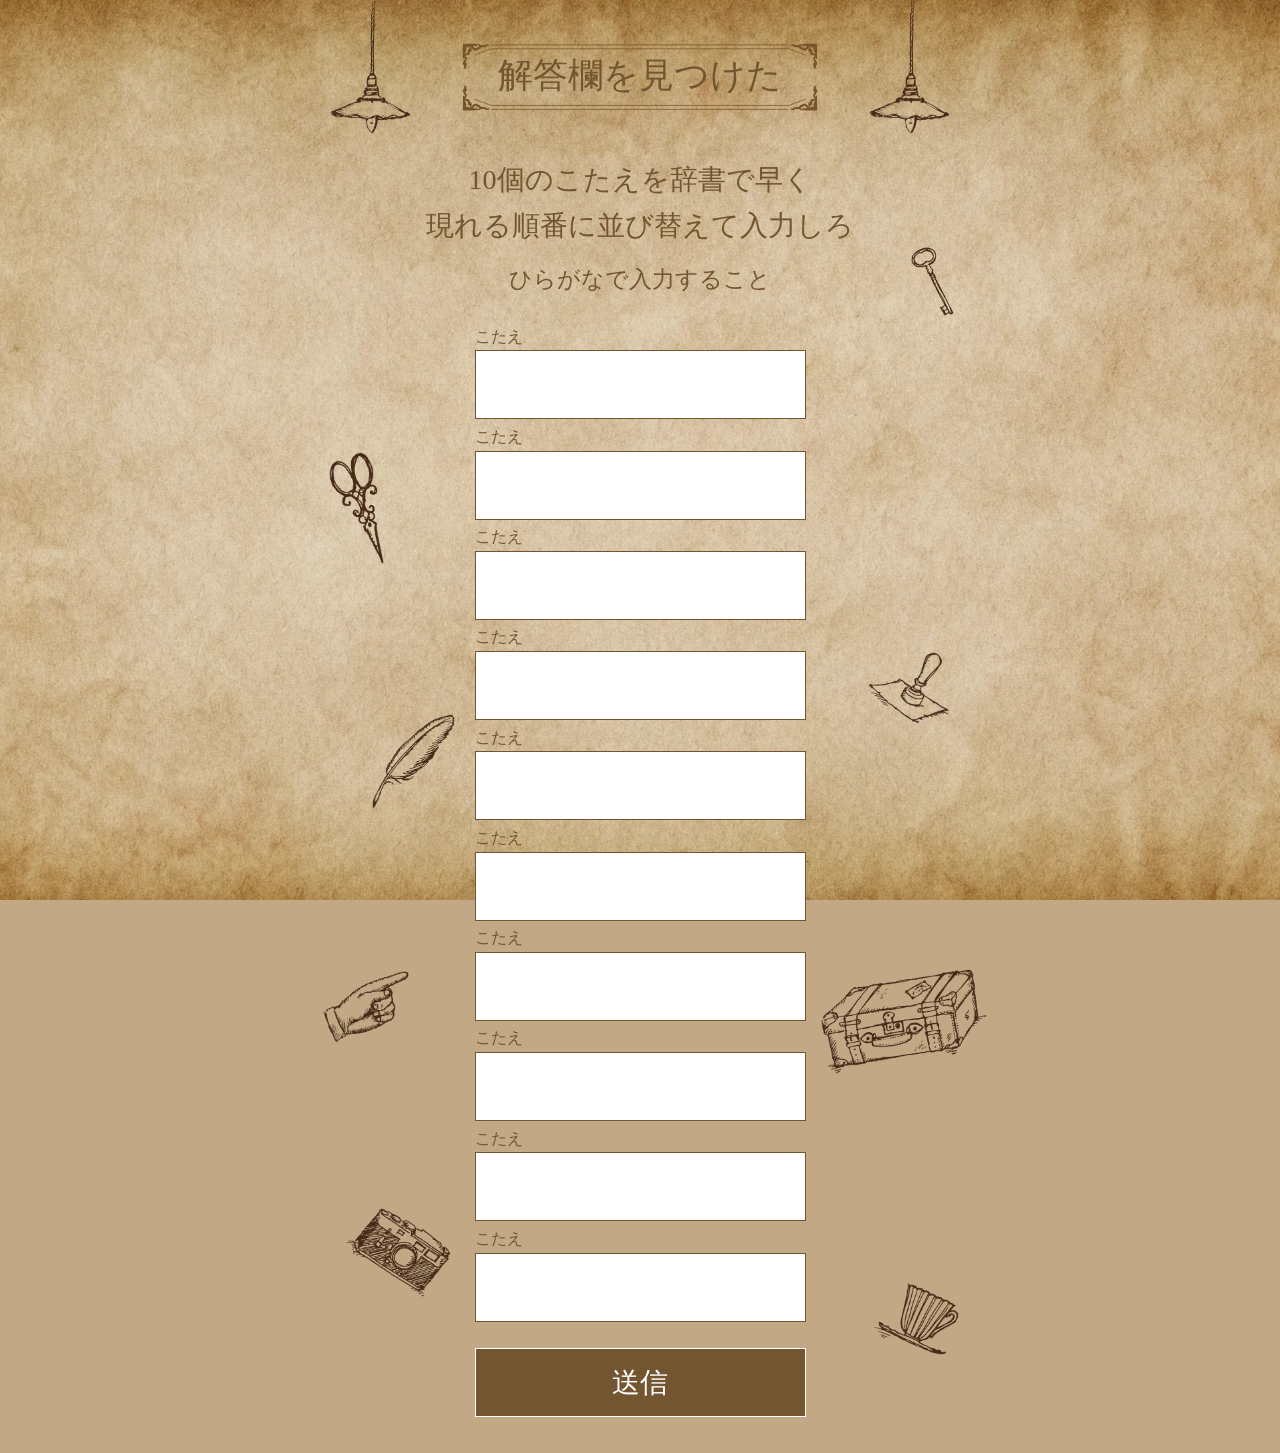
<file: index.html>
<!doctype html>
<html lang="ja">
<head>
<meta charset="utf-8">
<meta name="viewport" content="width=device-width, initial-scale=1.0">
<meta name="robots" content="noindex, nofollow">
<title>解答欄を見つけた | Riddle Timez</title>
<link rel="stylesheet" href="assets/css/lock.css">
<style>body{margin:0;padding:0}</style>  <!-- theme reset, mirrors production -->
</head>
<body class="wp-singular page-template page-template-page-lp page-template-page-lp-php page wp-embed-responsive wp-theme-gensen_tcd050 wp-child-theme-riddletimez page-lock" style="background-color: #FFF;">
<div class="post_blanche">

<div class="lock" id="lock">
  <div class="lock-bg" aria-hidden="true"></div>
  <div class="lock-sheet">
    <div class="lock-deco" aria-hidden="true">
      <img class="lock-deco-item is-lamp-left"  src="assets/img/deco/lamp-left.webp"  alt="" width="244" height="402">
      <img class="lock-deco-item is-lamp-right" src="assets/img/deco/lamp-right.webp" alt="" width="244" height="402">
      <img class="lock-deco-item is-key"        src="assets/img/deco/key.webp"        alt="" width="130" height="208">
      <img class="lock-deco-item is-scissors"   src="assets/img/deco/scissors.webp"   alt="" width="164" height="337">
      <img class="lock-deco-item is-seal"       src="assets/img/deco/seal.webp"       alt="" width="243" height="216">
      <img class="lock-deco-item is-quill"      src="assets/img/deco/quill.webp"      alt="" width="250" height="285">
      <img class="lock-deco-item is-suitcase"   src="assets/img/deco/suitcase.webp"   alt="" width="500" height="314">
      <img class="lock-deco-item is-hand"       src="assets/img/deco/hand.webp"       alt="" width="258" height="217">
      <img class="lock-deco-item is-camera"     src="assets/img/deco/camera.webp"     alt="" width="316" height="268">
      <img class="lock-deco-item is-teacup"     src="assets/img/deco/teacup.webp"     alt="" width="256" height="215">
    </div>

    <div class="lock-titlebar lock-reveal">
      <img class="lock-frame" src="assets/img/frame.svg" alt="" width="301" height="57">
      <h1 class="lock-title">解答欄を見つけた</h1>
    </div>

    <p class="lock-lead lock-reveal">10個のこたえを辞書で早く<br>現れる順番に並び替えて入力しろ</p>
    <p class="lock-sub lock-reveal">ひらがなで入力すること</p>

    <form class="lock-form lock-reveal" id="lock-form" novalidate>
      <ol class="lock-fields">
        <li class="lock-field">
          <label class="lock-label" for="a1">こたえ</label>
          <input class="lock-input" id="a1" name="a1" type="text" autocomplete="off"
                 autocapitalize="off" autocorrect="off" spellcheck="false" maxlength="16" enterkeyhint="next">
        </li>
        <li class="lock-field">
          <label class="lock-label" for="a2">こたえ</label>
          <input class="lock-input" id="a2" name="a2" type="text" autocomplete="off"
                 autocapitalize="off" autocorrect="off" spellcheck="false" maxlength="16" enterkeyhint="next">
        </li>
        <li class="lock-field">
          <label class="lock-label" for="a3">こたえ</label>
          <input class="lock-input" id="a3" name="a3" type="text" autocomplete="off"
                 autocapitalize="off" autocorrect="off" spellcheck="false" maxlength="16" enterkeyhint="next">
        </li>
        <li class="lock-field">
          <label class="lock-label" for="a4">こたえ</label>
          <input class="lock-input" id="a4" name="a4" type="text" autocomplete="off"
                 autocapitalize="off" autocorrect="off" spellcheck="false" maxlength="16" enterkeyhint="next">
        </li>
        <li class="lock-field">
          <label class="lock-label" for="a5">こたえ</label>
          <input class="lock-input" id="a5" name="a5" type="text" autocomplete="off"
                 autocapitalize="off" autocorrect="off" spellcheck="false" maxlength="16" enterkeyhint="next">
        </li>
        <li class="lock-field">
          <label class="lock-label" for="a6">こたえ</label>
          <input class="lock-input" id="a6" name="a6" type="text" autocomplete="off"
                 autocapitalize="off" autocorrect="off" spellcheck="false" maxlength="16" enterkeyhint="next">
        </li>
        <li class="lock-field">
          <label class="lock-label" for="a7">こたえ</label>
          <input class="lock-input" id="a7" name="a7" type="text" autocomplete="off"
                 autocapitalize="off" autocorrect="off" spellcheck="false" maxlength="16" enterkeyhint="next">
        </li>
        <li class="lock-field">
          <label class="lock-label" for="a8">こたえ</label>
          <input class="lock-input" id="a8" name="a8" type="text" autocomplete="off"
                 autocapitalize="off" autocorrect="off" spellcheck="false" maxlength="16" enterkeyhint="next">
        </li>
        <li class="lock-field">
          <label class="lock-label" for="a9">こたえ</label>
          <input class="lock-input" id="a9" name="a9" type="text" autocomplete="off"
                 autocapitalize="off" autocorrect="off" spellcheck="false" maxlength="16" enterkeyhint="next">
        </li>
        <li class="lock-field">
          <label class="lock-label" for="a10">こたえ</label>
          <input class="lock-input" id="a10" name="a10" type="text" autocomplete="off"
                 autocapitalize="off" autocorrect="off" spellcheck="false" maxlength="16" enterkeyhint="done">
        </li>
      </ol>
      <button class="lock-submit" type="submit">送信</button>
    </form>
  </div>

  <div class="lock-modal" id="lock-modal" role="dialog" aria-modal="true" aria-labelledby="lock-modal-title" hidden>
    <div class="lock-modal-backdrop" data-close></div>
    <div class="lock-modal-panel">
      <div class="lock-titlebar">
        <img class="lock-frame" src="assets/img/frame.svg" alt="" width="301" height="57">
        <p class="lock-title" id="lock-modal-title">Incorrect！</p>
      </div>
      <p class="lock-modal-line">正しくこたえを入力できていないようです。</p>
      <p class="lock-modal-line">10個のこたえが間違いないか？</p>
      <p class="lock-modal-line">入力の順番に間違いがないか？</p>
      <p class="lock-modal-line">もう一度考えて入力してください！</p>
      <button class="lock-submit lock-modal-close" type="button" data-close>閉じる</button>
    </div>
  </div>
</div>

</div>
<script src="assets/js/lock.js"></script>
</body>
</html>
</file>
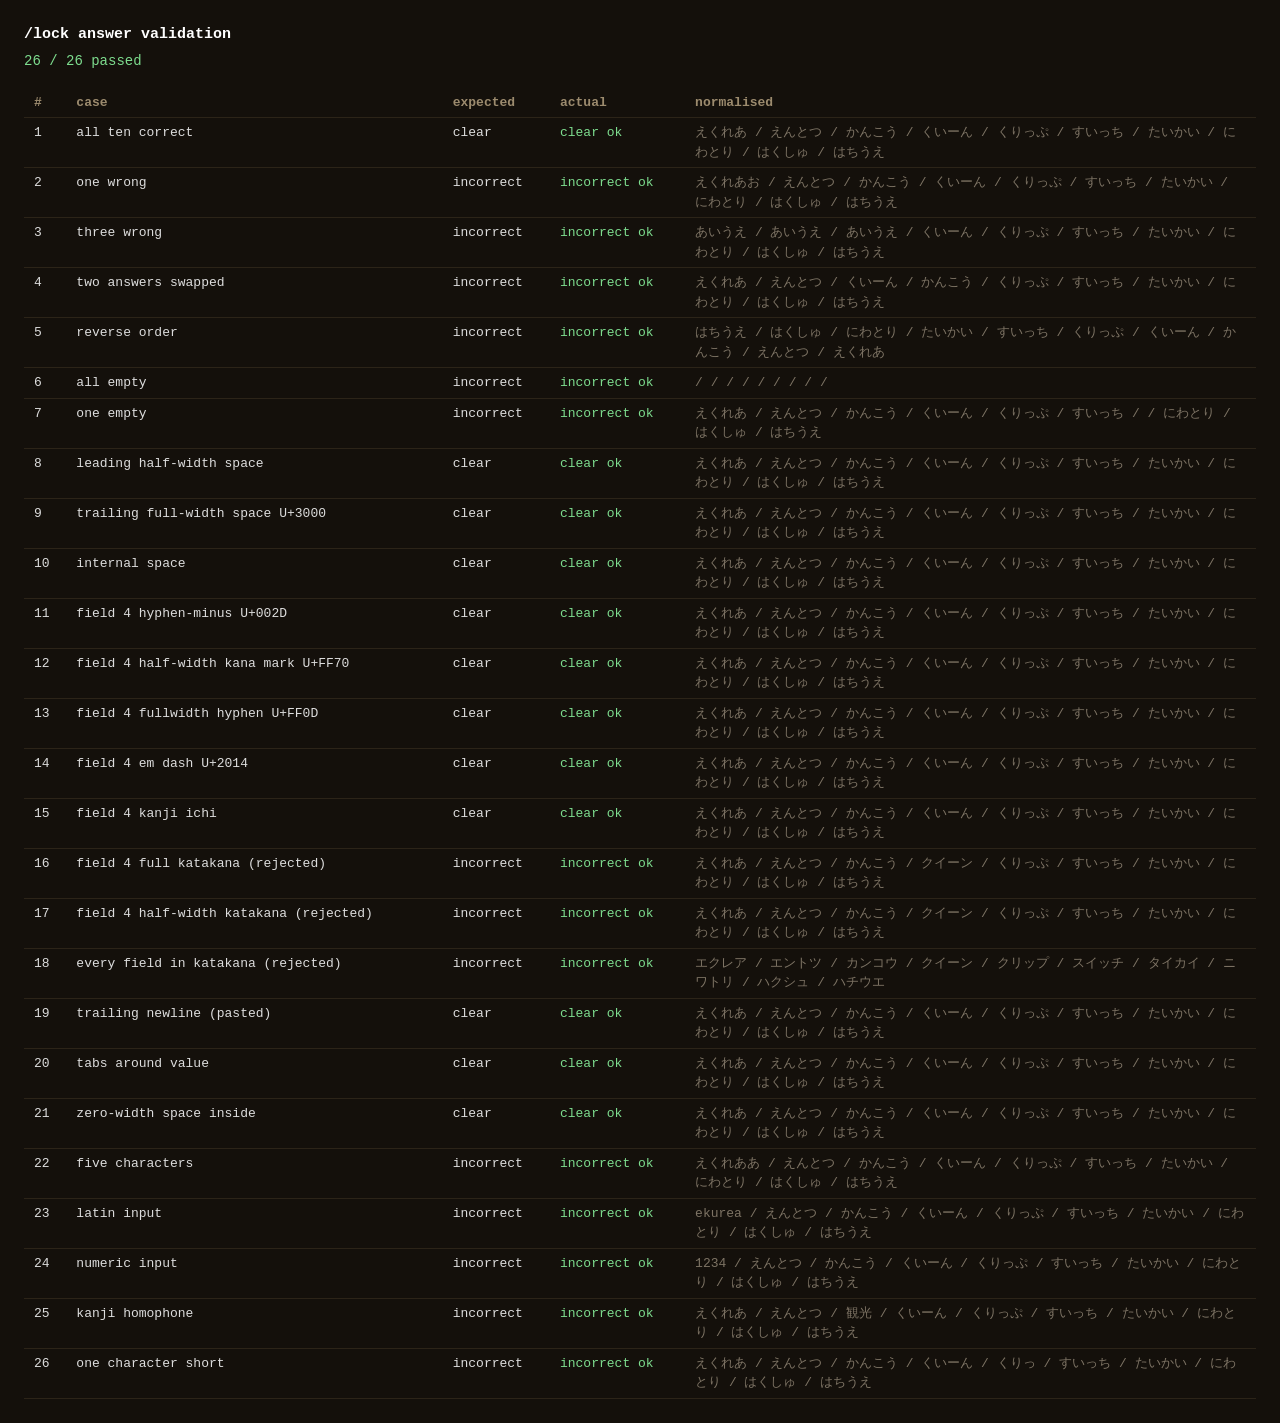
<file: test/index.html>
<!doctype html>
<html lang="en">
<head>
<meta charset="utf-8">
<meta name="viewport" content="width=device-width, initial-scale=1.0">
<title>lock validation tests</title>
<style>
  body { margin: 0; padding: 24px; background: #14100b; color: #ddd; font: 13px/1.5 ui-monospace, Menlo, Consolas, monospace; }
  h1 { margin: 0 0 4px; font-size: 15px; color: #fff; }
  #summary { margin-bottom: 16px; font-size: 14px; }
  table { border-collapse: collapse; width: 100%; }
  th, td { padding: 5px 10px; text-align: left; border-bottom: 1px solid #2c2418; vertical-align: top; }
  th { color: #9c8b6e; }
  .pass { color: #7ddc8e; }
  .fail { color: #ff6b6b; font-weight: 700; }
  .muted { color: #7d7364; }
  td.detail { max-width: 460px; word-break: break-all; }
</style>
</head>
<body>
<h1>/lock answer validation</h1>
<div id="summary" class="muted">running…</div>
<table><thead><tr><th>#</th><th>case</th><th>expected</th><th>actual</th><th>normalised</th></tr></thead>
<tbody id="rows"></tbody></table>

<script src="../assets/js/lock.js"></script>
<script>
(function () {
  var OK = ["えくれあ", "えんとつ", "かんこう", "くいーん", "くりっぷ", "すいっち", "たいかい", "にわとり", "はくしゅ", "はちうえ"];

  function withField(index, value) {
    var copy = OK.slice();
    copy[index] = value;
    return copy;
  }

  var swapped = OK.slice();
  swapped[2] = OK[3];
  swapped[3] = OK[2];

  var CASES = [
    ["all ten correct", OK, true],
    ["one wrong", withField(0, "えくれあお"), false],
    ["three wrong", OK.map(function (v, i) { return i < 3 ? "あいうえ" : v; }), false],
    ["two answers swapped", swapped, false],
    ["reverse order", OK.slice().reverse(), false],
    ["all empty", OK.map(function () { return ""; }), false],
    ["one empty", withField(6, ""), false],
    ["leading half-width space", withField(0, " えくれあ"), true],
    ["trailing full-width space U+3000", withField(1, "えんとつ　"), true],
    ["internal space", withField(3, "く いーん"), true],
    ["field 4 hyphen-minus U+002D", withField(3, "くい-ん"), true],
    ["field 4 half-width kana mark U+FF70", withField(3, "くいｰん"), true],
    ["field 4 fullwidth hyphen U+FF0D", withField(3, "くい－ん"), true],
    ["field 4 em dash U+2014", withField(3, "くい—ん"), true],
    ["field 4 kanji ichi", withField(3, "くい一ん"), true],
    ["field 4 full katakana (rejected)", withField(3, "クイーン"), false],
    ["field 4 half-width katakana (rejected)", withField(3, "ｸｲｰﾝ"), false],
    ["every field in katakana (rejected)", OK.map(function (a) {
      return a.replace(/[ぁ-ゖ]/g, function (c) { return String.fromCharCode(c.charCodeAt(0) + 0x60); });
    }), false],
    ["trailing newline (pasted)", withField(9, "はちうえ\n"), true],
    ["tabs around value", withField(5, "\tすいっち\t"), true],
    ["zero-width space inside", withField(8, "はく​しゅ"), true],
    ["five characters", withField(0, "えくれああ"), false],
    ["latin input", withField(0, "ekurea"), false],
    ["numeric input", withField(0, "1234"), false],
    ["kanji homophone", withField(2, "観光"), false],
    ["one character short", withField(4, "くりっ"), false]
  ];

  var rows = document.getElementById("rows");
  var passed = 0;

  function render(i, name, expected, actual, detail) {
    var ok = expected === actual;
    if (ok) passed++;
    var tr = document.createElement("tr");
    tr.innerHTML =
      "<td>" + (i + 1) + "</td><td>" + name + "</td>" +
      "<td>" + (expected ? "clear" : "incorrect") + "</td>" +
      '<td class="' + (ok ? "pass" : "fail") + '">' + (actual ? "clear" : "incorrect") + (ok ? " ok" : " FAILED") + "</td>" +
      '<td class="detail muted">' + detail + "</td>";
    rows.appendChild(tr);
  }

  var chain = Promise.resolve();
  CASES.forEach(function (c, i) {
    chain = chain.then(function () {
      var normalized = c[1].map(window.LOCK.normalize);
      return window.LOCK.check(normalized).then(function (actual) {
        render(i, c[0], c[2], actual, normalized.join(" / "));
      });
    });
  });

  chain.then(function () {
    var el = document.getElementById("summary");
    el.textContent = passed + " / " + CASES.length + " passed";
    el.className = passed === CASES.length ? "pass" : "fail";
    window.__testResult = { passed: passed, total: CASES.length };
  });
})();
</script>
</body>
</html>
</file>
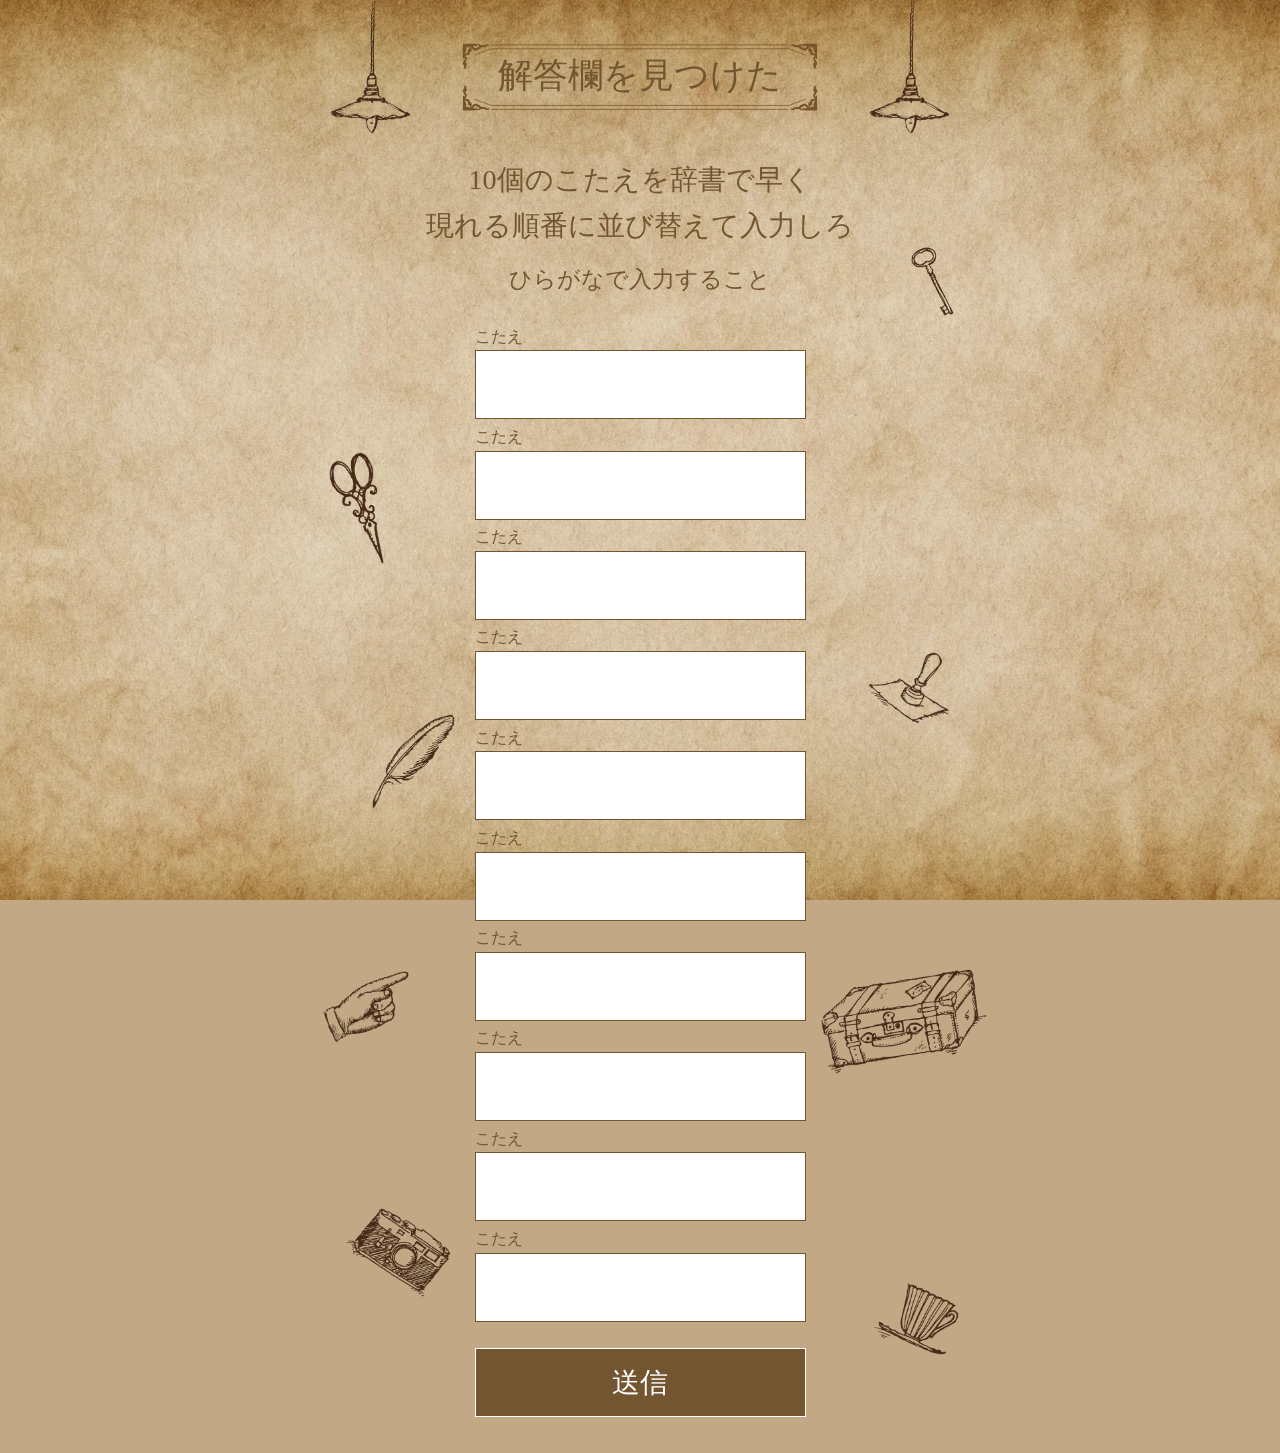
<file: clear.html>
<!doctype html>
<html lang="ja">
<head>
<meta charset="utf-8">
<meta name="viewport" content="width=device-width, initial-scale=1.0">
<meta name="robots" content="noindex, nofollow">
<title>Conglaturation | Riddle Timez</title>
<link rel="stylesheet" href="assets/css/lock.css">
<style>body{margin:0;padding:0}</style>  <!-- theme reset, mirrors production -->
<script>
  // Reached only by solving the puzzle. Server-side this becomes a signed check.
  try {
    if (!sessionStorage.getItem("rt-lock-pass")) location.replace("index.html");
  } catch (e) {}
</script>
</head>
<body class="wp-singular page-template page-template-page-lp page-template-page-lp-php page wp-embed-responsive wp-theme-gensen_tcd050 wp-child-theme-riddletimez page-lock-clear" style="background-color: #FFF;">
<div class="post_blanche">

<div class="lock lock-clear">
  <div class="lock-bg" aria-hidden="true"></div>
  <div class="lock-sheet">
    <div class="lock-titlebar lock-reveal">
      <img class="lock-frame" src="assets/img/frame.svg" alt="" width="301" height="57">
      <h1 class="lock-title">Conglaturation</h1>
    </div>

    <div class="lock-clear-image lock-reveal">
      <p class="lock-clear-placeholder">クリア画像<br>（現在制作中）</p>
    </div>

    <div class="lock-clear-body lock-reveal">
      <p class="lock-clear-line">まだ7つのクリア画像に辿り着けていない方は<br>引き続き解答欄を探しましょう。</p>
      <p class="lock-clear-mark" aria-hidden="true"></p>
      <p class="lock-clear-line">7つのクリア画像に辿り着いた方は<br>まだ開けていない『謎のカード』を開けてください！</p>
    </div>
  </div>
</div>

</div>
<script src="assets/js/lock.js"></script>
</body>
</html>
</file>
<file: assets/css/lock.css>
.lock {
  --ink: #735631;
  --frame: #77552A;
  --col-width: min(76%, 331px);
  --col-height: max(44px, min(15.88cqw, 69px));

  position: relative;
  min-height: 100vh;
  padding: 0;
  scroll-behavior: smooth;
  background: #c2a884;
  font-family: 游明朝, "Yu Mincho", YuMincho, "Hiragino Mincho ProN", "Hiragino Mincho Pro", HGS明朝E, serif;
  color: var(--ink);
  text-align: center;
  letter-spacing: 0;
  font-feature-settings: "palt" 1;
  -webkit-text-size-adjust: 100%;
}

.lock *,
.lock *::before,
.lock *::after {
  box-sizing: border-box;
}

/* Pinned so the paper stays put and only the content scrolls. A fixed layer rather
   than background-attachment, which iOS Safari ignores. */
.lock-bg {
  position: fixed;
  inset: 0;
  z-index: 0;
  background: #c2a884 url(../img/bg-landscape-1920.webp) center / cover no-repeat;
  pointer-events: none;
}

/* The sheet is its own query container, so its own padding cannot use cqw.
   Page margins live on the first and last children instead. */
.lock-sheet {
  container-type: inline-size;
  position: relative;
  z-index: 1;
  width: min(100%, 720px);
  margin: 0 auto;
}

.lock-sheet > .lock-titlebar {
  margin-top: 5.92cqw;
}

.lock-sheet > *:not(.lock-deco) {
  position: relative;
  z-index: 1;
}

.lock-titlebar {
  position: relative;
  width: 50.397%;
  margin: 0 auto;
  aspect-ratio: 299.97 / 56.27;
}

.lock-frame {
  display: block;
  width: 100%;
  height: 100%;
}

.lock-title {
  position: absolute;
  inset: 0;
  display: flex;
  align-items: center;
  justify-content: center;
  margin: 0;
  padding-bottom: 0.06em;
  font-size: 4.86cqw;
  font-weight: 400;
  line-height: 1;
  white-space: nowrap;
}

.lock-lead {
  margin: 6.46cqw 0 0;
  font-size: 3.91cqw;
  line-height: 1.634;
}

.lock-sub {
  margin: 1.81cqw 0 0;
  font-size: 3.21cqw;
  line-height: 1.55;
}

.lock-form {
  margin: 4.12cqw 0 5cqw;
}

.lock-fields {
  display: flex;
  flex-direction: column;
  gap: 1.18cqw;
  margin: 0;
  padding: 0;
  list-style: none;
}

.lock-field {
  width: var(--col-width);
  margin-inline: auto;
  text-align: start;
}

.lock-label {
  display: block;
  margin-bottom: 0.25em;
  font-size: max(12px, 2.18cqw);
  line-height: 1.2;
}

.lock-input {
  display: block;
  width: 100%;
  height: var(--col-height);
  padding: 0 0.6em;
  border: 1px solid var(--ink);
  border-radius: 0;
  background: #fff;
  color: var(--ink);
  font: inherit;
  font-size: max(16px, 3.21cqw);
  line-height: 1;
  text-align: center;
  letter-spacing: 0.1em;
  transition: box-shadow 0.25s ease, border-color 0.25s ease;
  -webkit-appearance: none;
  appearance: none;
}

.lock-input:focus {
  outline: none;
  border-color: var(--frame);
  box-shadow: 0 0 0 2px rgba(119, 85, 42, 0.35);
}

.lock-input.is-flagged {
  animation: lock-shake 0.4s ease;
}

.lock-submit {
  display: block;
  width: var(--col-width);
  height: var(--col-height);
  margin: 3.7cqw auto 0;
  border: 1px solid #fff;
  border-radius: 0;
  background: var(--ink);
  color: #fff;
  font: inherit;
  font-size: 3.91cqw;
  line-height: 1;
  cursor: pointer;
  transition: transform 0.3s ease, opacity 0.3s ease;
}

.lock-submit:disabled {
  opacity: 0.55;
  cursor: default;
}

@media (hover: hover) {
  .lock-submit:not(:disabled):hover {
    transform: scale(1.05);
  }
}

.lock-submit:focus-visible {
  outline: 2px solid var(--frame);
  outline-offset: 3px;
}

.lock-deco {
  position: absolute;
  inset: 0;
  z-index: 0;
  overflow: hidden;
  pointer-events: none;
}

.lock-deco-item {
  position: absolute;
  height: auto;
}

.is-lamp-left   { top: 0;      left: 6.938%;  width: 11.27%; }
.is-lamp-right  { top: 0;      right: 6.917%; width: 11.27%; }
.is-key         { top: 16.97%; right: 6.331%; width: 5.98%; }
.is-scissors    { top: 31.08%; left: 6.871%;  width: 7.58%; }
.is-seal        { top: 44.87%; right: 7.052%; width: 11.24%; }
.is-quill       { top: 49.12%; left: 12.8%;   width: 11.56%; }
.is-suitcase    { top: 66.68%; right: 1.8%;   width: 23.11%; }
.is-hand        { top: 66.79%; left: 5.931%;  width: 11.94%; }
.is-camera      { top: 83.09%; left: 9.2%;    width: 14.58%; }
.is-teacup      { top: 88.29%; right: 5.741%; width: 11.81%; }

/* Clear screen */

.lock-clear-image {
  display: flex;
  align-items: center;
  justify-content: center;
  width: 63.265%;
  margin: 12.56cqw auto 0;
  aspect-ratio: 1;
  overflow: hidden;
  background: #fff;
}

.lock-clear-image img {
  width: 100%;
  height: 100%;
  object-fit: contain;
}

.lock-clear-placeholder {
  margin: 0;
  font-size: 5.6cqw;
  line-height: 1.55;
}

.lock-clear-body {
  margin: 8.48cqw 0 11.56cqw;
}

.lock-clear-line {
  margin: 0;
  font-size: 3.73cqw;
  line-height: 1.634;
}

.lock-clear-mark {
  width: 0;
  height: 0;
  margin: 2.7cqw auto 0.6cqw;
  border-left: 1.8cqw solid transparent;
  border-right: 1.8cqw solid transparent;
  border-top: 2.2cqw solid var(--ink);
}

/* Incorrect dialog */

.lock-modal {
  position: fixed;
  inset: 0;
  z-index: 10;
  display: flex;
  align-items: center;
  justify-content: center;
  padding: 16px;
}

.lock-modal[hidden] {
  display: none;
}

.lock-modal-backdrop {
  position: absolute;
  inset: 0;
  background: rgba(28, 18, 8, 0.62);
  animation: lock-fade 0.3s ease;
}

.lock-modal-panel {
  container-type: inline-size;
  position: relative;
  width: min(92vw, 560px);
  max-height: 92vh;
  overflow-y: auto;
  background: #c2a884 url(../img/bg-portrait-1000.webp) center / 100% 100% no-repeat;
  box-shadow: 0 10px 40px rgba(0, 0, 0, 0.45);
  animation: lock-pop 0.35s cubic-bezier(0.2, 0.9, 0.3, 1);
}

.lock-modal-panel .lock-titlebar {
  width: 82%;
  margin-top: 7cqw;
}

.lock-modal-panel .lock-title {
  font-size: 7.35cqw;
}

.lock-modal-line {
  width: 89%;
  margin: 5.5cqw auto 0;
  font-size: 4.23cqw;
  line-height: 1.6;
}

.lock-modal-line:first-of-type {
  margin-top: 7.5cqw;
}

.lock-modal-close {
  width: 58%;
  height: max(46px, 9cqw);
  margin: 8.5cqw auto 7.5cqw;
  font-size: 4.5cqw;
}

/* Reveal on scroll into view, matching the site's su_animate timing:
   fadeInDown on titles, fadeInUp on content, 2s ease, 0.1s delay. */

.lock-motion .lock-reveal {
  opacity: 0;
}

.lock-motion .lock-reveal.is-in {
  animation: lock-fade-up 2s ease 0.1s both;
}

.lock-motion .lock-titlebar.is-in {
  animation-name: lock-fade-down;
}

@keyframes lock-fade-up {
  from { opacity: 0; transform: translate3d(0, 60px, 0); }
  to   { opacity: 1; transform: none; }
}

@keyframes lock-fade-down {
  from { opacity: 0; transform: translate3d(0, -60px, 0); }
  to   { opacity: 1; transform: none; }
}

@keyframes lock-fade {
  from { opacity: 0; }
  to   { opacity: 1; }
}

@keyframes lock-pop {
  from { opacity: 0; transform: translateY(12px) scale(0.97); }
  to   { opacity: 1; transform: none; }
}

@keyframes lock-shake {
  25% { transform: translateX(-4px); }
  75% { transform: translateX(4px); }
}

@media (prefers-reduced-motion: reduce) {
  .lock *,
  .lock *::before,
  .lock *::after {
    animation-duration: 0.01ms !important;
    animation-delay: 0ms !important;
    transition-duration: 0.01ms !important;
  }
}

@media screen and (max-width: 834px) {
  .lock-bg {
    background-image: url(../img/bg-portrait-1000.webp);
  }
}

/* The answer column keeps its width as the sheet narrows, so the margins that hold
   the illustrations run out first. Below this they bleed off both edges instead. */
@media screen and (max-width: 660px) {
  .lock-deco-item {
    opacity: 0.72;
  }

  .is-quill,
  .is-camera,
  .is-key {
    display: none;
  }

  .is-lamp-left  { top: -1%;    left: -6%;   width: 22%; }
  .is-lamp-right { top: -1%;    right: -6%;  width: 22%; }
  .is-scissors   { top: 27%;    left: -5%;   width: 13%; }
  .is-seal       { top: 41%;    right: -6%;  width: 18%; }
  .is-hand       { top: 62%;    left: -7%;   width: 18%; }
  .is-suitcase   { top: 70%;    right: -10%; width: 30%; }
  .is-teacup     { top: 88.29%; right: -4%;  width: 18%; }
}

/* Below this the artboard's own type scale drops under a comfortable reading size. */
@media screen and (max-width: 480px) {
  .lock-bg {
    background-image: url(../img/bg-portrait-700.webp);
  }

  .lock-fields {
    gap: 2.2cqw;
  }

  .lock-titlebar {
    width: 76%;
  }

  .lock-title       { font-size: 7.2cqw; }
  .lock-lead        { font-size: 5.5cqw; }
  .lock-sub         { font-size: 4.5cqw; }
  .lock-submit      { font-size: 5.5cqw; }
  .lock-clear-line  { font-size: 4.3cqw; }

  .lock-clear-image {
    width: 82%;
  }

  .lock-clear-placeholder {
    font-size: 6.8cqw;
  }
}
</file>
